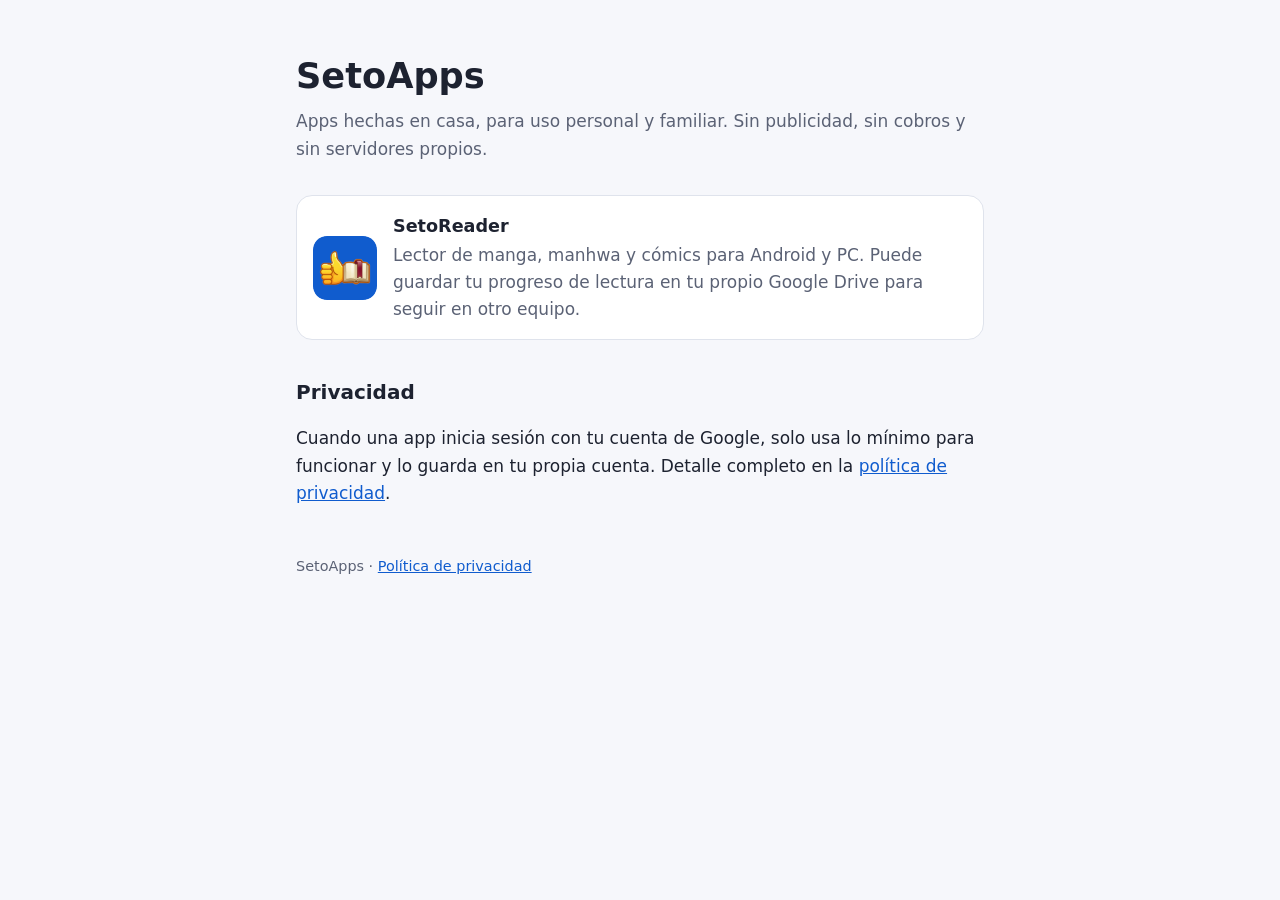
<file: index.html>
<!doctype html>
<html lang="es">
<head>
  <meta charset="utf-8">
  <meta name="viewport" content="width=device-width, initial-scale=1">
  <title>SetoApps</title>
  <meta name="description" content="Apps personales y familiares de Seto.">
  <link rel="icon" href="setoreader.png">
  <link rel="stylesheet" href="estilo.css">
</head>
<body>
<main>
  <h1>SetoApps</h1>
  <p class="bajada">Apps hechas en casa, para uso personal y familiar. Sin publicidad, sin cobros y sin servidores propios.</p>

  <div class="app">
    <img src="setoreader.png" alt="Logo de SetoReader">
    <div>
      <h3>SetoReader</h3>
      <p>Lector de manga, manhwa y cómics para Android y PC. Puede guardar tu progreso de lectura en tu propio Google Drive para seguir en otro equipo.</p>
    </div>
  </div>

  <h2>Privacidad</h2>
  <p>Cuando una app inicia sesión con tu cuenta de Google, solo usa lo mínimo para funcionar y lo guarda en tu propia cuenta. Detalle completo en la <a href="privacidad.html">política de privacidad</a>.</p>

  <footer>SetoApps · <a href="privacidad.html">Política de privacidad</a></footer>
</main>
</body>
</html>
</file>
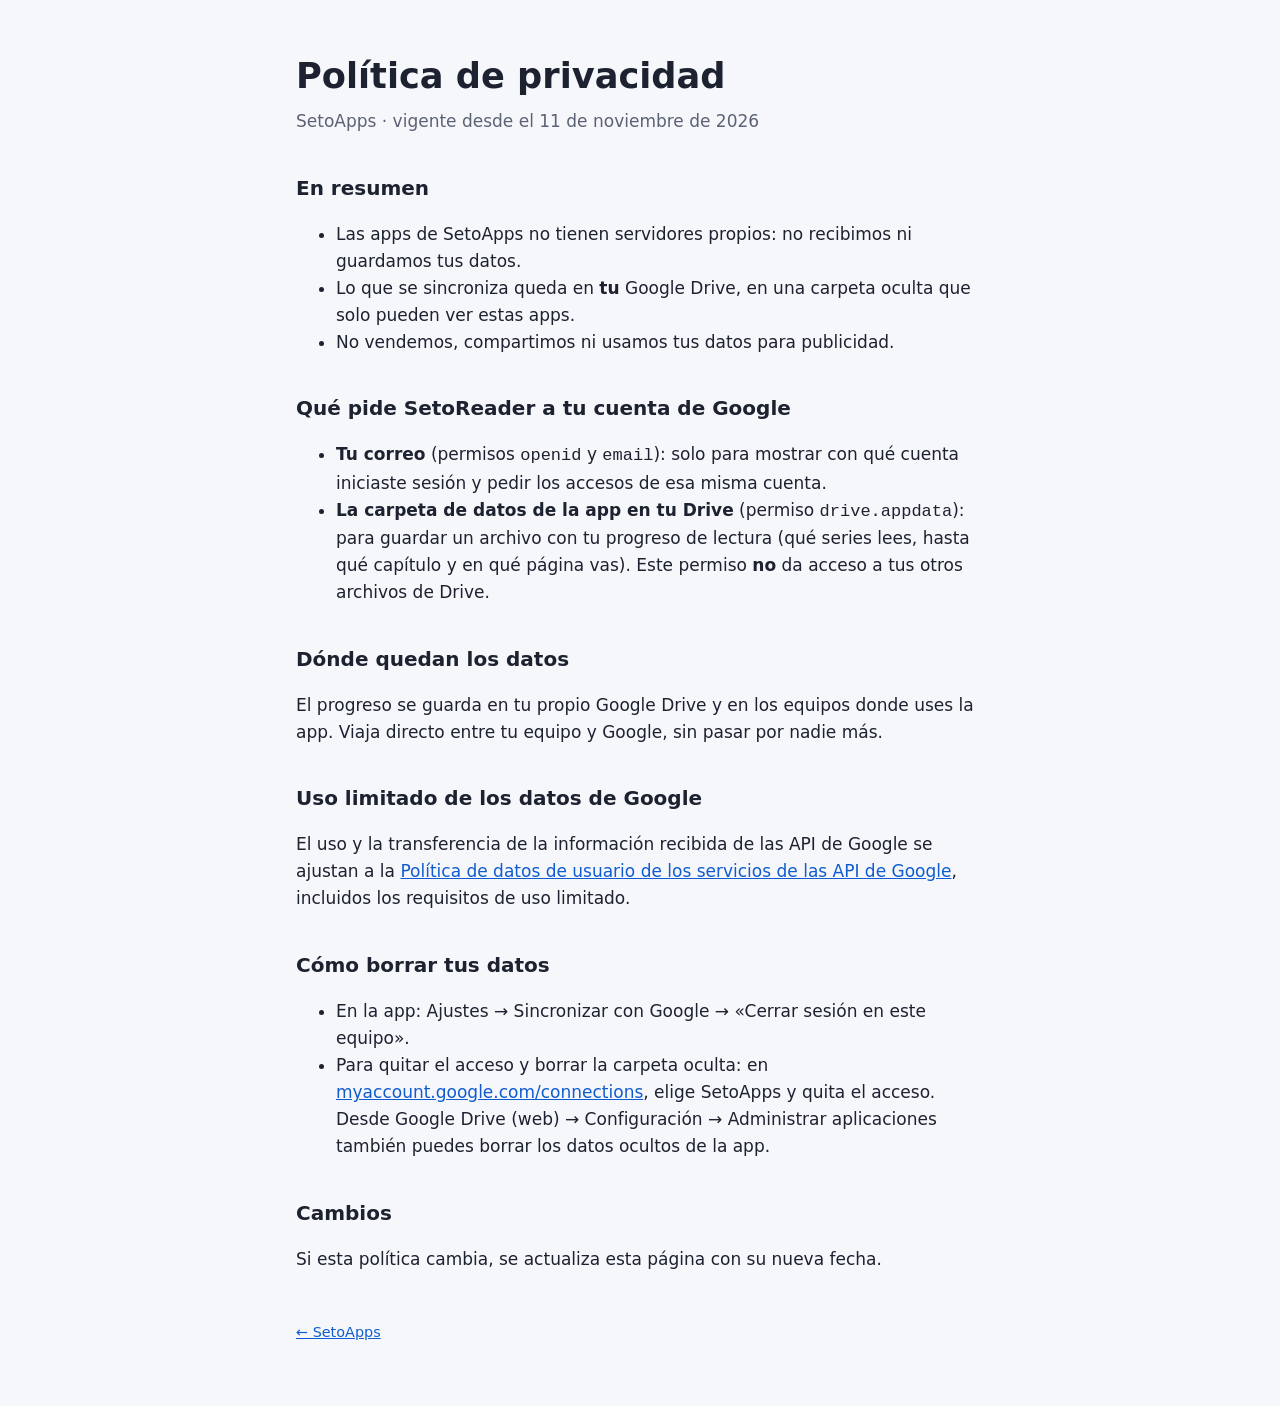
<file: privacidad.html>
<!doctype html>
<html lang="es">
<head>
  <meta charset="utf-8">
  <meta name="viewport" content="width=device-width, initial-scale=1">
  <title>Privacidad SetoApps</title>
  <meta name="description" content="Qué datos usan las apps de SetoApps y dónde quedan.">
  <link rel="icon" href="setoreader.png">
  <link rel="stylesheet" href="estilo.css">
</head>
<body>
<main>
  <h1>Política de privacidad</h1>
  <p class="bajada">SetoApps · vigente desde el 11 de noviembre de 2026</p>

  <h2>En resumen</h2>
  <ul>
    <li>Las apps de SetoApps no tienen servidores propios: no recibimos ni guardamos tus datos.</li>
    <li>Lo que se sincroniza queda en <strong>tu</strong> Google Drive, en una carpeta oculta que solo pueden ver estas apps.</li>
    <li>No vendemos, compartimos ni usamos tus datos para publicidad.</li>
  </ul>

  <h2>Qué pide SetoReader a tu cuenta de Google</h2>
  <ul>
    <li><strong>Tu correo</strong> (permisos <code>openid</code> y <code>email</code>): solo para mostrar con qué cuenta iniciaste sesión y pedir los accesos de esa misma cuenta.</li>
    <li><strong>La carpeta de datos de la app en tu Drive</strong> (permiso <code>drive.appdata</code>): para guardar un archivo con tu progreso de lectura (qué series lees, hasta qué capítulo y en qué página vas). Este permiso <strong>no</strong> da acceso a tus otros archivos de Drive.</li>
  </ul>

  <h2>Dónde quedan los datos</h2>
  <p>El progreso se guarda en tu propio Google Drive y en los equipos donde uses la app. Viaja directo entre tu equipo y Google, sin pasar por nadie más.</p>

  <h2>Uso limitado de los datos de Google</h2>
  <p>El uso y la transferencia de la información recibida de las API de Google se ajustan a la <a href="https://developers.google.com/terms/api-services-user-data-policy">Política de datos de usuario de los servicios de las API de Google</a>, incluidos los requisitos de uso limitado.</p>

  <h2>Cómo borrar tus datos</h2>
  <ul>
    <li>En la app: Ajustes → Sincronizar con Google → «Cerrar sesión en este equipo».</li>
    <li>Para quitar el acceso y borrar la carpeta oculta: en <a href="https://myaccount.google.com/connections">myaccount.google.com/connections</a>, elige SetoApps y quita el acceso. Desde Google Drive (web) → Configuración → Administrar aplicaciones también puedes borrar los datos ocultos de la app.</li>
  </ul>

  <h2>Cambios</h2>
  <p>Si esta política cambia, se actualiza esta página con su nueva fecha.</p>

  <footer><a href="index.html">← SetoApps</a></footer>
</main>
</body>
</html>
</file>
<file: estilo.css>
:root {
  --fondo: #f6f7fb;
  --tarjeta: #ffffff;
  --texto: #1d2230;
  --suave: #5b6275;
  --acento: #105cce;
  --borde: #dfe3ec;
}
@media (prefers-color-scheme: dark) {
  :root {
    --fondo: #12151c;
    --tarjeta: #1b1f29;
    --texto: #e8ebf2;
    --suave: #a3aabb;
    --acento: #6ea3ff;
    --borde: #2c3240;
  }
}
* { box-sizing: border-box; }
body {
  margin: 0;
  background: var(--fondo);
  color: var(--texto);
  font: 17px/1.6 system-ui, -apple-system, "Segoe UI", Roboto, sans-serif;
}
main { max-width: 720px; margin: 0 auto; padding: 48px 16px 64px; }
h1 { font-size: 2.2rem; margin: 0 0 4px; }
h2 { font-size: 1.25rem; margin: 36px 0 8px; }
p, li { color: var(--texto); }
.bajada { color: var(--suave); margin: 0 0 32px; }
a { color: var(--acento); }
.app {
  display: flex; gap: 16px; align-items: center;
  background: var(--tarjeta); border: 1px solid var(--borde);
  border-radius: 16px; padding: 16px; margin: 12px 0;
}
.app img { width: 64px; height: 64px; border-radius: 14px; flex: none; }
.app h3 { margin: 0; font-size: 1.1rem; }
.app p { margin: 2px 0 0; color: var(--suave); }
footer { margin-top: 48px; color: var(--suave); font-size: 0.9rem; }
</file>
